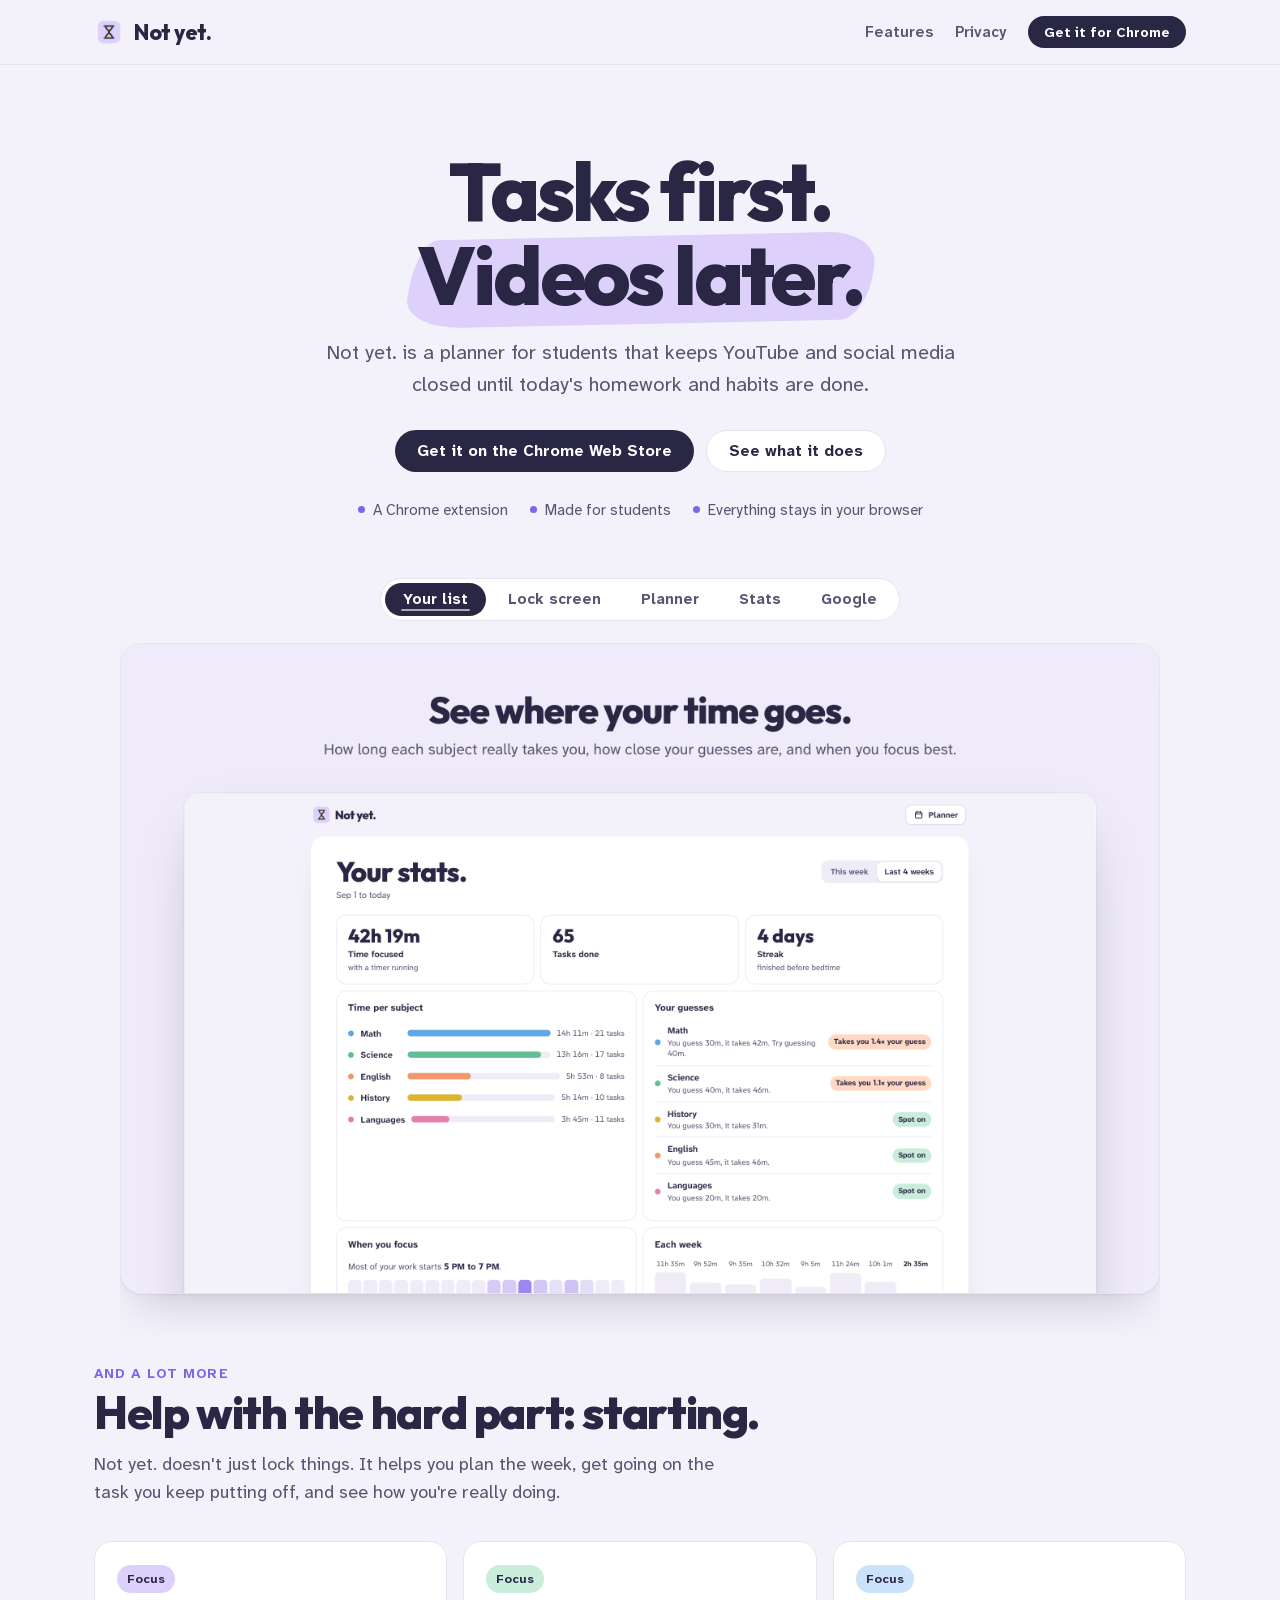
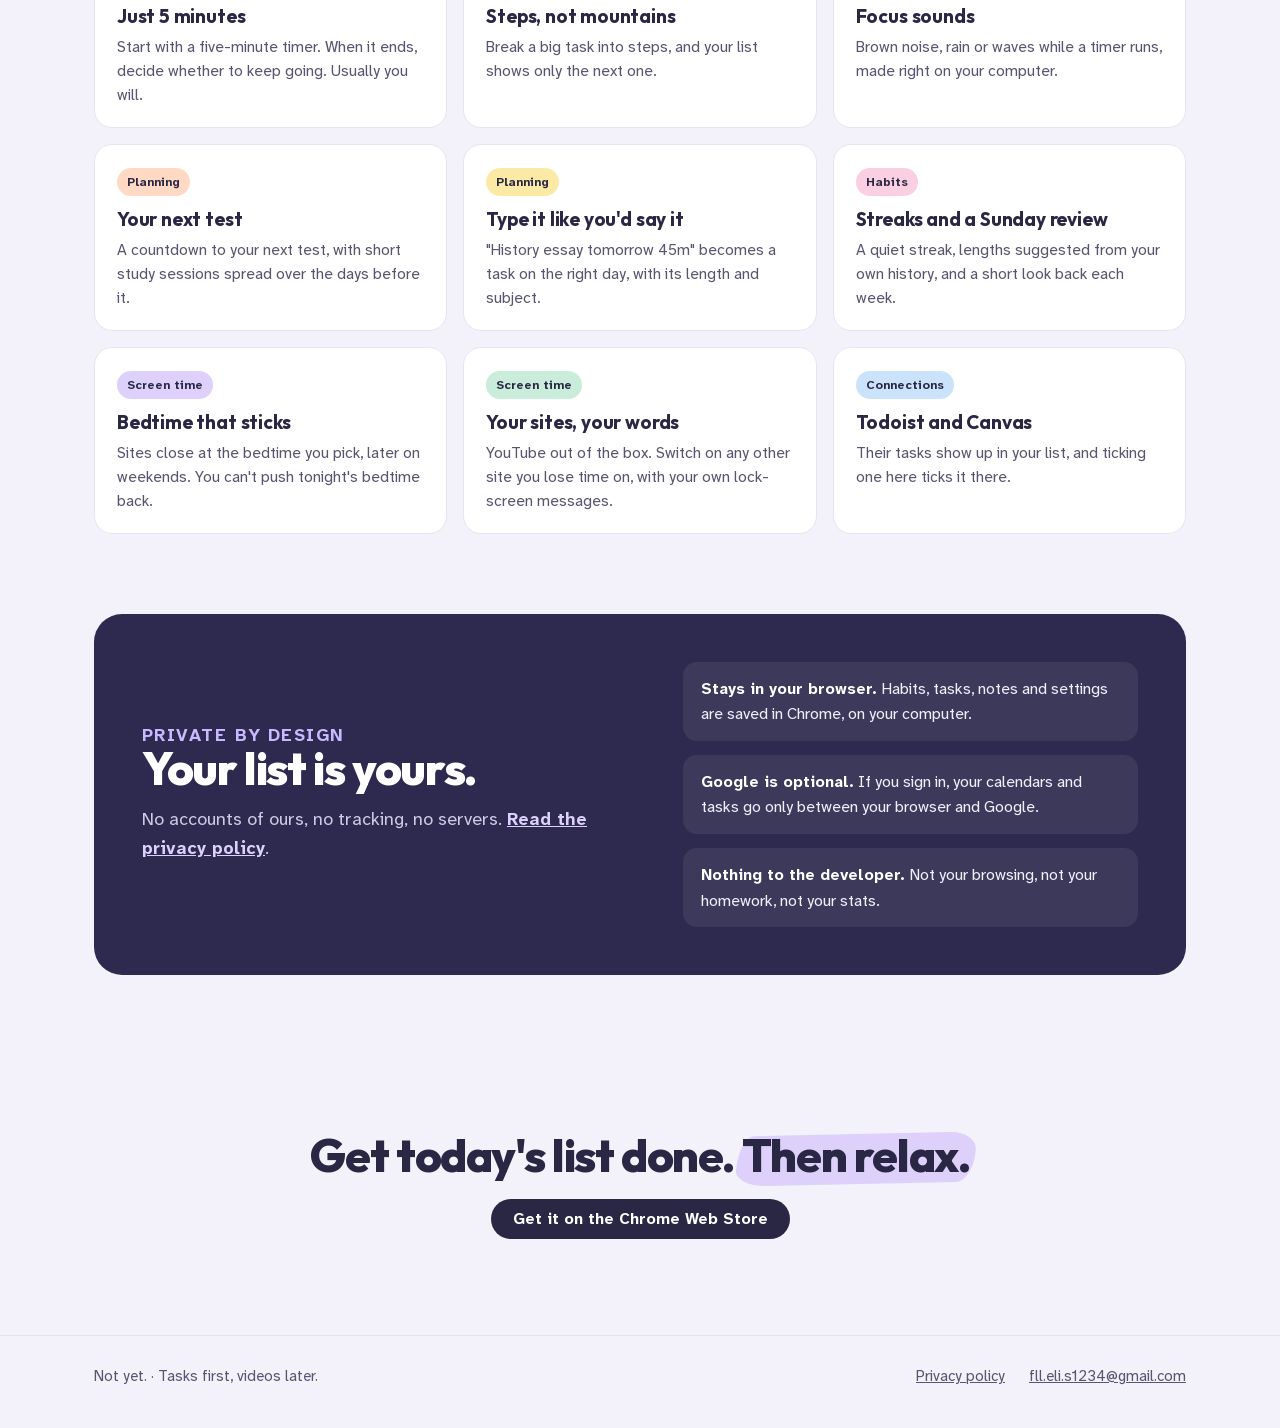
<file: index.html>
<!doctype html>
<html lang="en">
<head>
<meta charset="utf-8">
<meta name="viewport" content="width=device-width, initial-scale=1">
<title>Not yet. Tasks first, videos later</title>
<meta name="description" content="Not yet. is a Chrome extension for students: homework, habits and your calendar in one list, and YouTube stays closed until today's list is done.">
<meta name="color-scheme" content="light dark">
<link rel="icon" href="images/icon.png">
<link rel="stylesheet" href="site.css">
<style>
  /* Hero */
  .hero { padding: 84px 0 56px; text-align: center; }
  .hero h1 { margin: 0 auto 20px; max-width: 13ch; font: 800 clamp(44px, 7vw, 82px)/1.02 var(--display); letter-spacing: -.035em; }
  .hero .lede { margin: 0 auto 30px; max-width: 34em; font-size: 20px; color: var(--ink-2); }
  .ctas { display: flex; justify-content: center; flex-wrap: wrap; gap: 12px; }
  .facts { display: flex; justify-content: center; flex-wrap: wrap; gap: 8px 22px; margin: 26px 0 0; padding: 0; list-style: none; font-size: 15px; color: var(--ink-2); }
  .facts li::before { content: ''; display: inline-block; width: 7px; height: 7px; margin-right: 8px; border-radius: 50%; background: var(--focus); vertical-align: 2px; }

  /* The tour: one store picture at a time, chosen with the tabs (like the app's
     filters). Sized so the tabs and the whole picture fit on the screen together. */
  .shot { margin: 0; border-radius: 22px; overflow: hidden; background: var(--paper); border: 1px solid var(--line);
    box-shadow: 0 1px 2px rgba(42, 39, 69, .06), 0 18px 48px -18px rgba(42, 39, 69, .28); }
  .shot img { display: block; width: 100%; height: auto; }
  .lead-shot { max-width: min(1040px, calc((100svh - var(--bar) - 130px) * 1.6)); margin: 0 auto; }
  /* The photos side by side, one at a time: they slide on by themselves, or swipe them */
  .track { position: relative; display: flex; gap: 28px; overflow-x: auto; scroll-snap-type: x mandatory; scrollbar-width: none;
    overscroll-behavior-x: contain; padding-bottom: 44px; margin-bottom: -44px; }      /* room for the shadow */
  .track::-webkit-scrollbar { display: none; }
  .track > .shot { flex: 0 0 100%; scroll-snap-align: center; scroll-snap-stop: always; }
  /* While the tour plays, the chosen tab fills up until the next photo */
  .tabs button { position: relative; }
  .tabs.playing button[aria-selected="true"]::after { content: ''; position: absolute; left: 16px; right: 16px; bottom: 5px; height: 2px;
    border-radius: 2px; background: currentColor; opacity: .6; transform-origin: left; animation: fill var(--every, 5s) linear forwards; }
  .tabs.playing.paused button[aria-selected="true"]::after { animation-play-state: paused; }
  @keyframes fill { from { transform: scaleX(0); } to { transform: scaleX(1); } }
  .tabs { display: flex; justify-content: center; gap: 4px; width: max-content; max-width: 100%; margin: 0 auto 22px; padding: 4px;
    border-radius: 999px; background: var(--paper); border: 1px solid var(--line); overflow-x: auto; scrollbar-width: none; }
  .tabs button { flex: none; padding: 9px 18px; border: 0; border-radius: 999px; background: none; color: var(--ink-2);
    font: 700 15px/1 var(--text); cursor: pointer; }
  .tabs button:hover { color: var(--ink); }
  .tabs button[aria-selected="true"] { background: var(--primary); color: var(--primary-ink); }
  .tabs button:focus-visible { outline: 3px solid var(--focus); outline-offset: 2px; }

  section { padding: 72px 0; }
  h2 { margin: 0 0 12px; font: 800 clamp(32px, 4.4vw, 46px)/1.08 var(--display); letter-spacing: -.03em; }
  .intro { max-width: 36em; margin: 0 0 34px; color: var(--ink-2); font-size: 18px; }

  /* Everything else */
  .grid { display: grid; grid-template-columns: repeat(3, 1fr); gap: 16px; }
  .card { padding: 22px 22px 20px; border-radius: 18px; background: var(--paper); border: 1px solid var(--line); }
  .card h3 { margin: 0 0 6px; font: 700 19px/1.25 var(--display); letter-spacing: -.01em; }
  .card p { margin: 0; color: var(--ink-2); font-size: 15.5px; line-height: 1.55; }
  .chip { display: inline-block; margin-bottom: 12px; padding: 4px 10px; border-radius: 999px; font-size: 12.5px; font-weight: 700; color: #2a2745; }
  .c-lilac { background: #ddd1fb; } .c-mint { background: #c9edda; } .c-peach { background: #ffd9c4; }
  .c-butter { background: #fbeaa5; } .c-sky { background: #cbe3fa; } .c-pink { background: #f9cfe1; }

  /* Privacy */
  .private { border-radius: 28px; padding: 48px; background: var(--night); color: #f1eefa; display: grid; grid-template-columns: 1.1fr 1fr; gap: 40px; align-items: center; }
  .private h2 { color: #fff; }
  .private p { margin: 0; color: #cfc9e6; font-size: 18px; }
  .private ul { margin: 0; padding: 0; list-style: none; display: grid; gap: 14px; }
  .private li { padding: 14px 18px; border-radius: 14px; background: rgba(255, 255, 255, .07); font-size: 16px; }
  .private li b { color: #fff; }
  .private a { color: #dcd0fd; font-weight: 700; }

  .final { text-align: center; padding: 84px 0 96px; }
  .final h2 { margin-bottom: 18px; }

  @media (max-width: 860px) {
    .grid { grid-template-columns: 1fr 1fr; }
    .private { grid-template-columns: 1fr; padding: 32px; }
  }
  @media (max-width: 640px) {
    .hero { padding: 52px 0 36px; }
    .hero .lede { font-size: 18px; }
    .lead-shot { max-width: none; }
    .grid { grid-template-columns: 1fr; gap: 14px; }
    .tabs { justify-content: flex-start; -webkit-mask-image: linear-gradient(to right, #000 calc(100% - 36px), transparent);
      mask-image: linear-gradient(to right, #000 calc(100% - 36px), transparent); }   /* more tabs to swipe to */
    .tabs button { padding: 9px 14px; font-size: 14px; }
    .shot { border-radius: 14px; }
    section { padding: 52px 0; }
    .private { padding: 26px 20px; border-radius: 20px; }
  }
</style>
</head>
<body>
<header class="bar">
  <div class="wrap">
    <a class="brand" href="./"><img src="images/icon.png" alt="">Not yet.</a>
    <nav aria-label="Site">
      <a href="#features">Features</a>
      <a href="#private">Privacy</a>
      <a class="btn primary sm" href="https://chromewebstore.google.com/detail/not-yet-tasks-first-video/hkajcmaaoajbdafiddahklcnohbkmdmd">Get it for Chrome</a>
    </nav>
  </div>
</header>

<main>
  <div class="hero wrap">
    <h1>Tasks first. <span class="swipe">Videos later.</span></h1>
    <p class="lede">Not yet. is a planner for students that keeps YouTube and social media closed until today's homework and habits are done.</p>
    <div class="ctas">
      <a class="btn primary" href="https://chromewebstore.google.com/detail/not-yet-tasks-first-video/hkajcmaaoajbdafiddahklcnohbkmdmd">Get it on the Chrome Web Store</a>
      <a class="btn quiet" href="#features">See what it does</a>
    </div>
    <ul class="facts">
      <li>A Chrome extension</li>
      <li>Made for students</li>
      <li>Everything stays in your browser</li>
    </ul>
  </div>

  <div class="wrap" id="features">
    <div class="tabs" role="tablist" aria-label="See it" style="--every: 5s">
      <button type="button" role="tab" id="t0" aria-selected="true" aria-controls="s0">Your list</button>
      <button type="button" role="tab" id="t1" aria-selected="false" aria-controls="s1" tabindex="-1">Lock screen</button>
      <button type="button" role="tab" id="t2" aria-selected="false" aria-controls="s2" tabindex="-1">Planner</button>
      <button type="button" role="tab" id="t3" aria-selected="false" aria-controls="s3" tabindex="-1">Stats</button>
      <button type="button" role="tab" id="t4" aria-selected="false" aria-controls="s4" tabindex="-1">Google</button>
    </div>
    <div class="tour lead-shot" aria-roledescription="carousel" aria-label="Not yet., screen by screen">
      <div class="track">
        <figure class="shot" id="s0" role="tabpanel" aria-labelledby="t0"><img src="images/1-popup.png" width="1280" height="800" alt="The Not yet. popup: a month calendar, today's habits and tasks, and how many are left before YouTube opens."></figure>
        <figure class="shot" id="s1" role="tabpanel" aria-labelledby="t1" aria-hidden="true"><img src="images/2-lock.png" width="1280" height="800" alt="The lock screen that shows instead of YouTube, with what's left on today's list and sticky notes."></figure>
        <figure class="shot" id="s2" role="tabpanel" aria-labelledby="t2" aria-hidden="true"><img src="images/3-planner.png" width="1280" height="800" alt="The full planner with the month, today's habits, tasks and calendar, and a countdown to the next test."></figure>
        <figure class="shot" id="s3" role="tabpanel" aria-labelledby="t3" aria-hidden="true"><img src="images/4-stats.png" width="1280" height="800" alt="Stats: time focused, tasks done, time per subject and how close your guesses are."></figure>
        <figure class="shot" id="s4" role="tabpanel" aria-labelledby="t4" aria-hidden="true"><img src="images/5-google.png" width="1280" height="800" alt="Two Google accounts connected, each with its calendars and Google Tasks lists."></figure>
      </div>
    </div>
  </div>

  <section>
    <div class="wrap">
      <p class="eyebrow">And a lot more</p>
      <h2>Help with the hard part: starting.</h2>
      <p class="intro">Not yet. doesn't just lock things. It helps you plan the week, get going on the task you keep putting off, and see how you're really doing.</p>
      <div class="grid">
        <div class="card"><span class="chip c-lilac">Focus</span><h3>Just 5 minutes</h3><p>Start with a five-minute timer. When it ends, decide whether to keep going. Usually you will.</p></div>
        <div class="card"><span class="chip c-mint">Focus</span><h3>Steps, not mountains</h3><p>Break a big task into steps, and your list shows only the next one.</p></div>
        <div class="card"><span class="chip c-sky">Focus</span><h3>Focus sounds</h3><p>Brown noise, rain or waves while a timer runs, made right on your computer.</p></div>
        <div class="card"><span class="chip c-peach">Planning</span><h3>Your next test</h3><p>A countdown to your next test, with short study sessions spread over the days before it.</p></div>
        <div class="card"><span class="chip c-butter">Planning</span><h3>Type it like you'd say it</h3><p>"History essay tomorrow 45m" becomes a task on the right day, with its length and subject.</p></div>
        <div class="card"><span class="chip c-pink">Habits</span><h3>Streaks and a Sunday review</h3><p>A quiet streak, lengths suggested from your own history, and a short look back each week.</p></div>
        <div class="card"><span class="chip c-lilac">Screen time</span><h3>Bedtime that sticks</h3><p>Sites close at the bedtime you pick, later on weekends. You can't push tonight's bedtime back.</p></div>
        <div class="card"><span class="chip c-mint">Screen time</span><h3>Your sites, your words</h3><p>YouTube out of the box. Switch on any other site you lose time on, with your own lock-screen messages.</p></div>
        <div class="card"><span class="chip c-sky">Connections</span><h3>Todoist and Canvas</h3><p>Their tasks show up in your list, and ticking one here ticks it there.</p></div>
      </div>
    </div>
  </section>

  <section id="private" style="padding-top: 8px">
    <div class="wrap">
      <div class="private">
        <div>
          <p class="eyebrow" style="color:#c9b9ff">Private by design</p>
          <h2>Your list is yours.</h2>
          <p>No accounts of ours, no tracking, no servers. <a href="privacy.html">Read the privacy policy</a>.</p>
        </div>
        <ul>
          <li><b>Stays in your browser.</b> Habits, tasks, notes and settings are saved in Chrome, on your computer.</li>
          <li><b>Google is optional.</b> If you sign in, your calendars and tasks go only between your browser and Google.</li>
          <li><b>Nothing to the developer.</b> Not your browsing, not your homework, not your stats.</li>
        </ul>
      </div>
    </div>
  </section>

  <div class="final wrap">
    <h2>Get today's list done. <span class="swipe">Then relax.</span></h2>
    <a class="btn primary" href="https://chromewebstore.google.com/detail/not-yet-tasks-first-video/hkajcmaaoajbdafiddahklcnohbkmdmd">Get it on the Chrome Web Store</a>
  </div>
</main>

<footer class="site-foot">
  <div class="wrap">
    <span>Not yet. · Tasks first, videos later.</span>
    <a href="privacy.html">Privacy policy</a>
    <a href="mailto:fll.eli.s1234@gmail.com">fll.eli.s1234@gmail.com</a>
  </div>
</footer>
<script>
  // The tour: the photos slide on by themselves every few seconds (the chosen
  // tab fills up until the next one). It waits while the pointer or focus is on
  // it, while it's off screen and while the page is hidden, and stops for good
  // once someone picks a photo, swipes, or uses the arrow keys. With reduced
  // motion it doesn't play at all.
  const tablist = document.querySelector('.tabs'), tabs = [...tablist.querySelectorAll('[role="tab"]')];
  const tour = document.querySelector('.tour'), track = tour.querySelector('.track'), slides = [...track.children];
  const reduce = matchMedia('(prefers-reduced-motion: reduce)').matches;
  let cur = 0, playing = !reduce;
  tablist.classList.toggle('playing', playing);

  function go(i, { fromScroll = false, focus = false } = {}) {
    cur = (i + slides.length) % slides.length;
    tabs.forEach((t, k) => { t.setAttribute('aria-selected', k === cur); t.tabIndex = k === cur ? 0 : -1; });
    slides.forEach((sl, k) => sl.toggleAttribute('aria-hidden', k !== cur));
    if (!fromScroll) track.scrollTo({ left: slides[cur].offsetLeft, behavior: reduce ? 'auto' : 'smooth' });
    if (focus) tabs[cur].focus({ preventScroll: true });
    const t = tabs[cur];                                          // on a phone, only the row of tabs slides
    tablist.scrollTo({ left: t.offsetLeft - (tablist.clientWidth - t.offsetWidth) / 2, behavior: reduce ? 'auto' : 'smooth' });
  }
  function stop() { playing = false; tablist.classList.remove('playing'); }

  tabs.forEach((t, i) => {
    t.addEventListener('click', () => { stop(); go(i); });
    t.addEventListener('keydown', e => {
      const step = { ArrowRight: 1, ArrowLeft: -1 }[e.key];
      if (step) { e.preventDefault(); stop(); go(cur + step, { focus: true }); }
    });
  });
  // The tab's fill running out is the cue for the next photo
  tablist.addEventListener('animationend', e => { if (playing && e.animationName === 'fill') go(cur + 1); });

  // Swiping (or a sideways trackpad scroll) moves the tabs along, and stops the tour
  ['pointerdown', 'wheel', 'touchstart'].forEach(ev => track.addEventListener(ev, stop, { passive: true }));
  let settle;
  track.addEventListener('scroll', () => {
    clearTimeout(settle);
    settle = setTimeout(() => {
      const i = Math.round(track.scrollLeft / (slides[1].offsetLeft - slides[0].offsetLeft));
      if (i !== cur) go(i, { fromScroll: true });
    }, 120);
  });

  // Waiting: under the pointer, with focus inside, off screen, or the page hidden
  const holds = new Set();
  const hold = (why, on) => { if (on) holds.add(why); else holds.delete(why); tablist.classList.toggle('paused', holds.size > 0); };
  for (const [name, el] of [['tour', tour], ['tabs', tablist]]) {
    el.addEventListener('pointerenter', e => { if (e.pointerType === 'mouse') hold(name, true); });
    el.addEventListener('pointerleave', () => hold(name, false));
  }
  const area = document.getElementById('features');
  area.addEventListener('focusin', () => hold('focus', true));
  area.addEventListener('focusout', e => { if (!area.contains(e.relatedTarget)) hold('focus', false); });
  document.addEventListener('visibilitychange', () => hold('hidden', document.hidden));
  new IntersectionObserver(([e]) => hold('away', !e.isIntersecting), { threshold: 0.5 }).observe(tour);
  window.addEventListener('resize', () => track.scrollTo({ left: slides[cur].offsetLeft }));
</script>
</body>
</html>
</file>
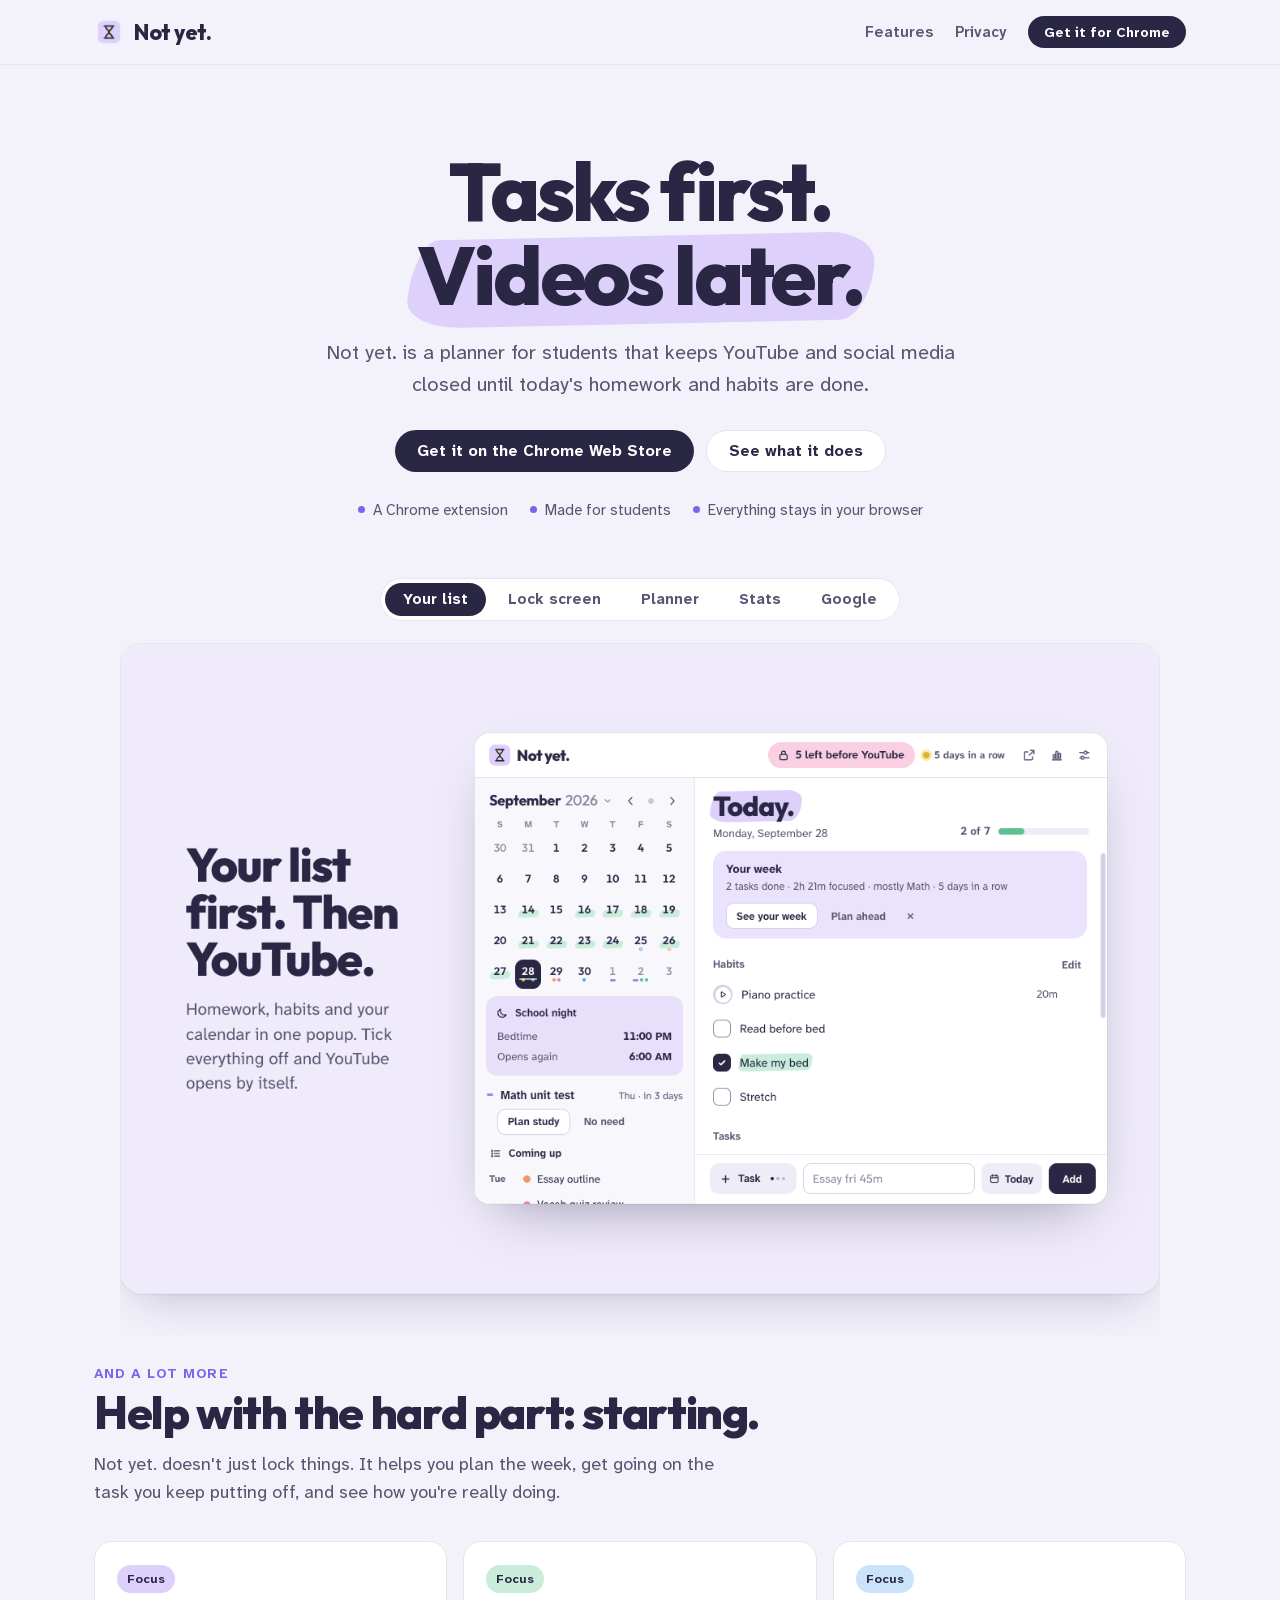
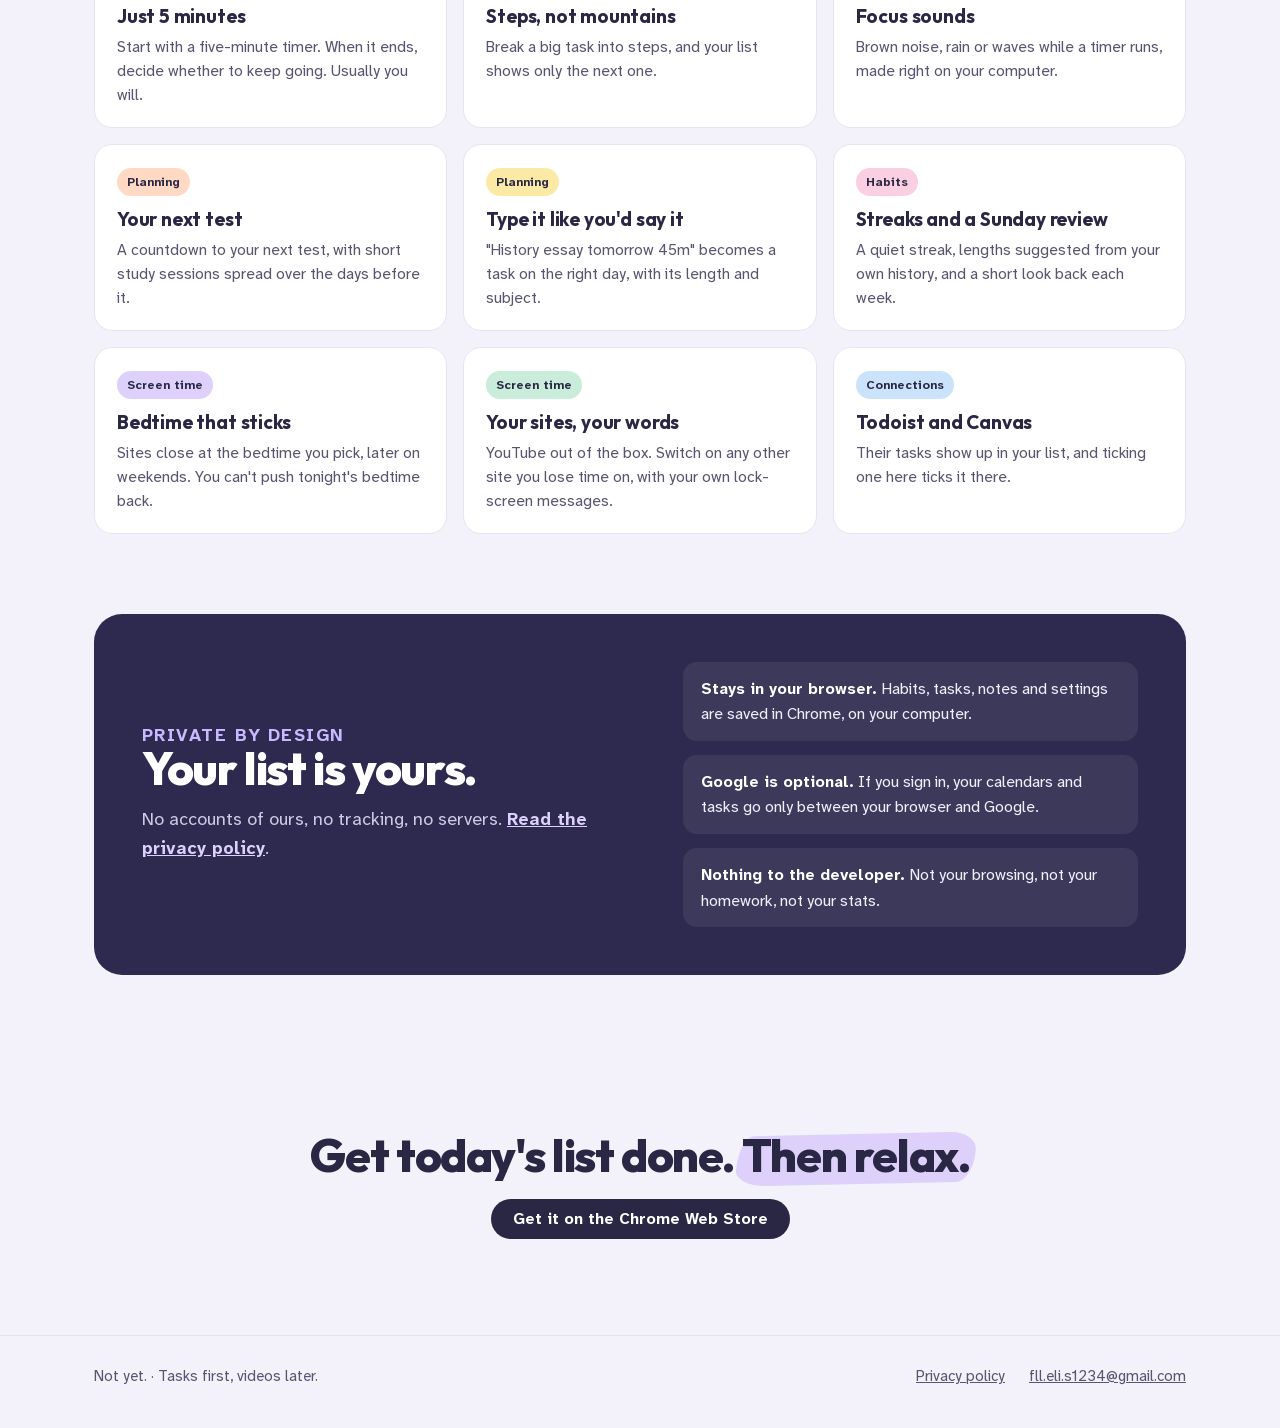
<file: home.html>
<!doctype html>
<html lang="en">
<head>
<meta charset="utf-8">
<title>Not yet.</title>
<meta http-equiv="refresh" content="0; url=./">
<link rel="canonical" href="./">
</head>
<body>
<p>Not yet.'s home page has moved to <a href="./">elis13.github.io/NotYet./</a>.</p>
</body>
</html>
</file>
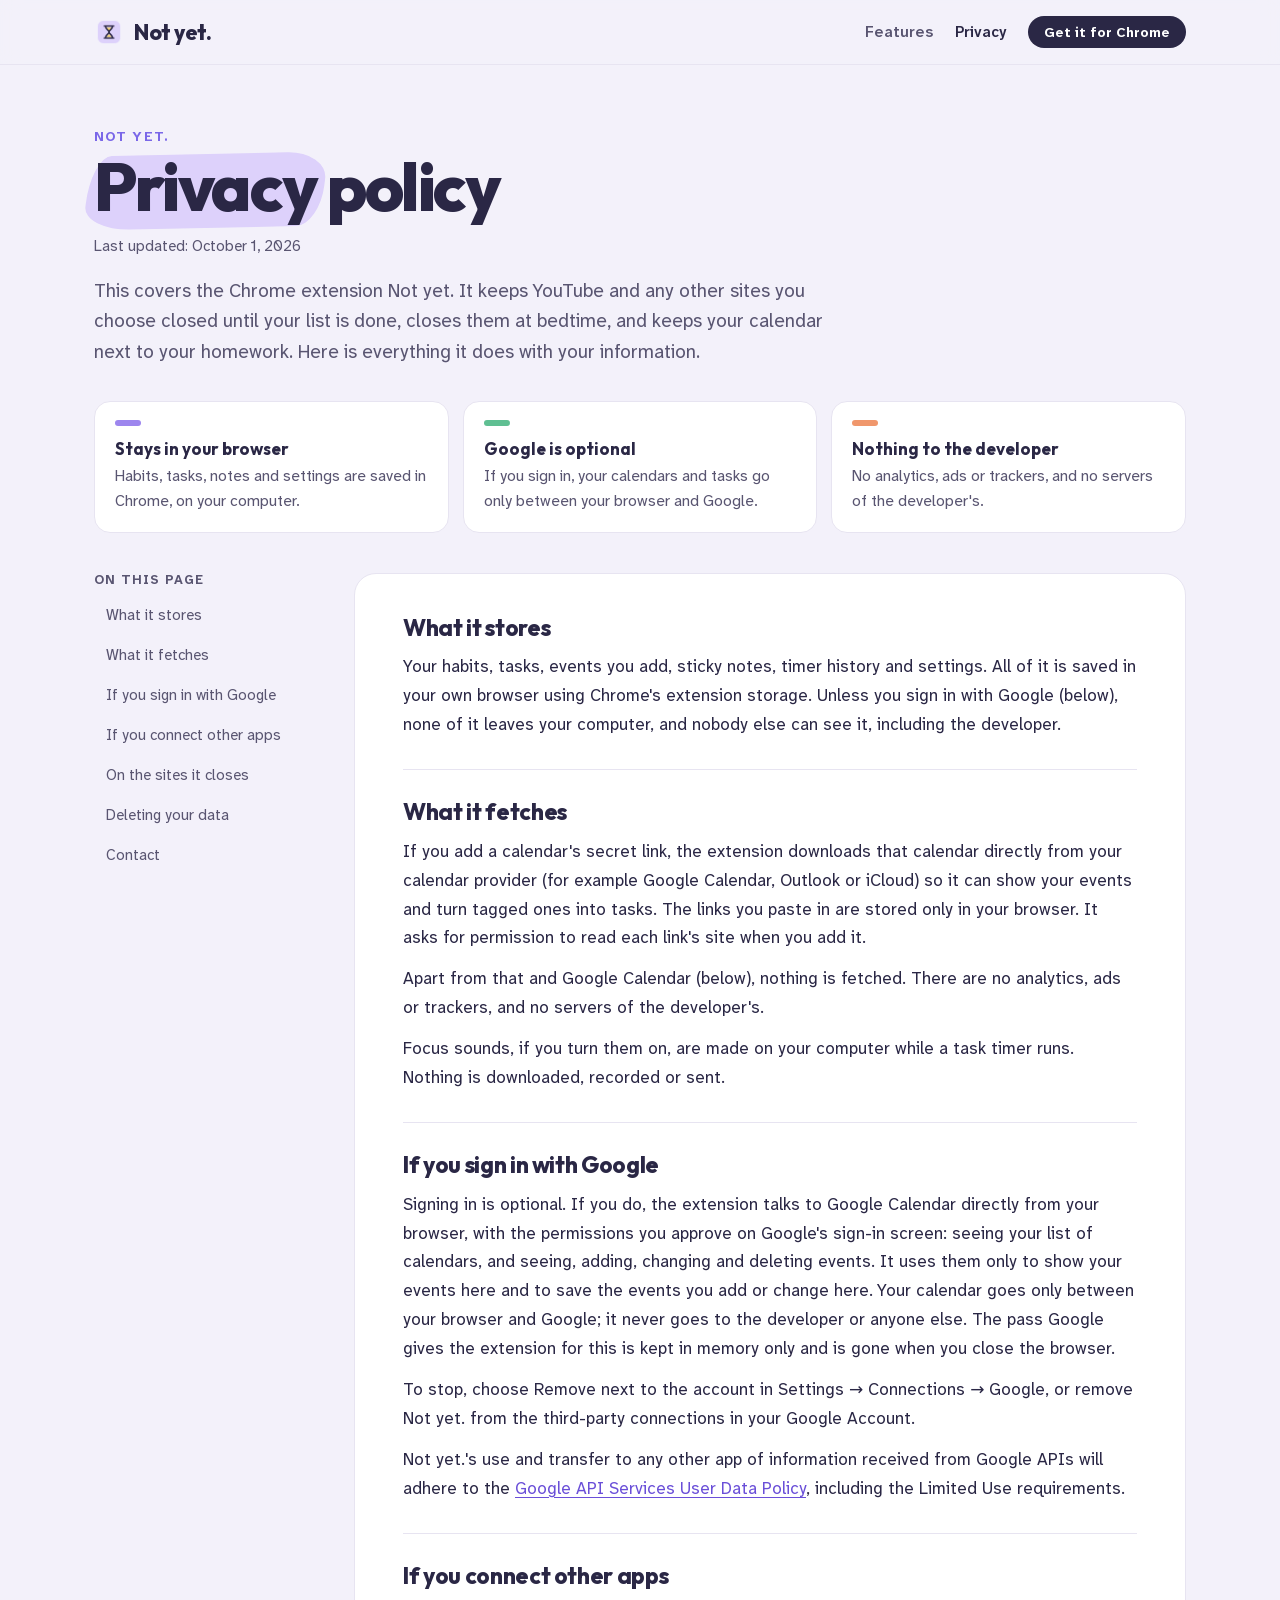
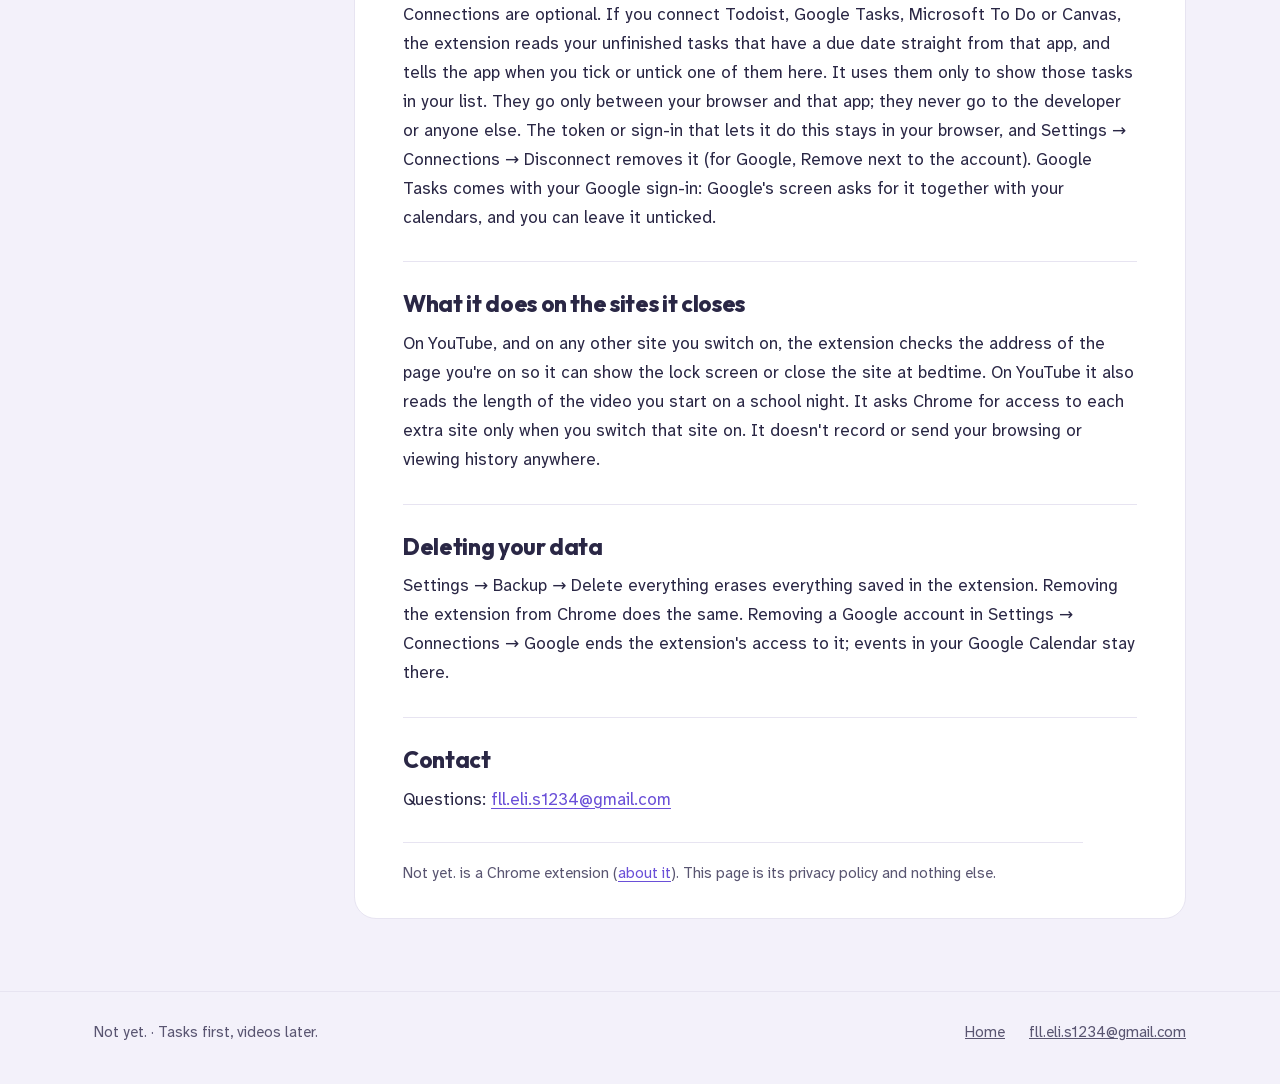
<file: privacy.html>
<!doctype html>
<html lang="en">
<head>
<meta charset="utf-8">
<meta name="viewport" content="width=device-width, initial-scale=1">
<title>Not yet. Privacy policy</title>
<meta name="description" content="What the Not yet. Chrome extension does with your information: it keeps everything in your own browser.">
<meta name="color-scheme" content="light dark">
<link rel="icon" href="images/icon.png">
<link rel="stylesheet" href="site.css">
<style>
  .head { padding: 64px 0 34px; }
  .head h1 { margin: 0 0 12px; font: 800 clamp(42px, 6vw, 68px)/1.04 var(--display); letter-spacing: -.035em; }
  .updated { margin: 0 0 18px; color: var(--ink-2); font-size: 15px; }
  .head .lede { max-width: 40em; margin: 0; font-size: 19px; color: var(--ink-2); }

  /* The short version */
  .short { display: grid; grid-template-columns: repeat(3, 1fr); gap: 14px; margin: 0 0 40px; padding: 0; list-style: none; }
  .short li { padding: 18px 20px; border-radius: 16px; background: var(--paper); border: 1px solid var(--line); font-size: 15.5px; color: var(--ink-2); }
  .short b { display: block; margin-bottom: 4px; font: 700 17px/1.3 var(--display); color: var(--ink); }
  .short li::before { content: ''; display: block; width: 26px; height: 6px; margin-bottom: 12px; border-radius: 99px; background: var(--c); }

  /* The policy: a list of its parts beside it on a wide screen */
  .layout { display: grid; grid-template-columns: 220px 1fr; gap: 40px; align-items: start; padding-bottom: 72px; }
  .toc { position: sticky; top: calc(var(--bar) + 24px); }
  .toc p { margin: 0 0 10px; font: 700 13px/1 var(--text); letter-spacing: .08em; text-transform: uppercase; color: var(--ink-2); }
  .toc ol { margin: 0; padding: 0; list-style: none; display: grid; gap: 2px; }
  .toc a { display: block; padding: 7px 12px; border-radius: 10px; text-decoration: none; font-size: 15px; color: var(--ink-2); }
  .toc a:hover { background: var(--paper); color: var(--ink); }
  .policy { padding: 40px 48px 32px; border-radius: 22px; background: var(--paper); border: 1px solid var(--line); }
  .policy section + section { margin-top: 30px; padding-top: 28px; border-top: 1px solid var(--line); }
  .policy h2 { margin: 0 0 10px; font: 750 23px/1.25 var(--display); letter-spacing: -.015em; }
  .policy p { margin: 0 0 12px; max-width: 68ch; line-height: 1.7; }
  .policy p:last-child { margin-bottom: 0; }
  .policy a { color: var(--link); text-underline-offset: 3px; }
  .policy .note { margin: 28px 0 0; padding-top: 18px; border-top: 1px solid var(--line); color: var(--ink-2); font-size: 15px; }

  @media (max-width: 900px) {
    .layout { grid-template-columns: 1fr; }
    .toc { display: none; }
    .short { grid-template-columns: 1fr; }
  }
  @media (max-width: 640px) {
    .head { padding: 40px 0 26px; }
    .head .lede { font-size: 17px; }
    .policy { padding: 26px 20px 22px; border-radius: 18px; }
    .policy h2 { font-size: 21px; }
  }
</style>
</head>
<body>
<header class="bar">
  <div class="wrap">
    <a class="brand" href="./"><img src="images/icon.png" alt="">Not yet.</a>
    <nav aria-label="Site">
      <a href="./#features">Features</a>
      <a href="privacy.html" aria-current="page">Privacy</a>
      <a class="btn primary sm" href="https://chromewebstore.google.com/detail/not-yet-tasks-first-video/hkajcmaaoajbdafiddahklcnohbkmdmd">Get it for Chrome</a>
    </nav>
  </div>
</header>

<main class="wrap">
  <div class="head">
    <p class="eyebrow">Not yet.</p>
    <h1><span class="swipe">Privacy</span> policy</h1>
    <p class="updated">Last updated: October 1, 2026</p>
    <p class="lede">This covers the Chrome extension Not yet. It keeps YouTube and any other sites you choose closed until your list is done, closes them at bedtime, and keeps your calendar next to your homework. Here is everything it does with your information.</p>
  </div>

  <ul class="short" aria-label="The short version">
    <li style="--c:#9d86ee"><b>Stays in your browser</b>Habits, tasks, notes and settings are saved in Chrome, on your computer.</li>
    <li style="--c:#5fbf92"><b>Google is optional</b>If you sign in, your calendars and tasks go only between your browser and Google.</li>
    <li style="--c:#f0976c"><b>Nothing to the developer</b>No analytics, ads or trackers, and no servers of the developer's.</li>
  </ul>

  <div class="layout">
    <nav class="toc" aria-label="On this page">
      <p>On this page</p>
      <ol>
        <li><a href="#stores">What it stores</a></li>
        <li><a href="#fetches">What it fetches</a></li>
        <li><a href="#google">If you sign in with Google</a></li>
        <li><a href="#apps">If you connect other apps</a></li>
        <li><a href="#sites">On the sites it closes</a></li>
        <li><a href="#deleting">Deleting your data</a></li>
        <li><a href="#contact">Contact</a></li>
      </ol>
    </nav>

    <article class="policy">
      <section id="stores">
        <h2>What it stores</h2>
        <p>Your habits, tasks, events you add, sticky notes, timer history and settings. All of it is saved in your own browser using Chrome's extension storage. Unless you sign in with Google (below), none of it leaves your computer, and nobody else can see it, including the developer.</p>
      </section>

      <section id="fetches">
        <h2>What it fetches</h2>
        <p>If you add a calendar's secret link, the extension downloads that calendar directly from your calendar provider (for example Google Calendar, Outlook or iCloud) so it can show your events and turn tagged ones into tasks. The links you paste in are stored only in your browser. It asks for permission to read each link's site when you add it.</p>
        <p>Apart from that and Google Calendar (below), nothing is fetched. There are no analytics, ads or trackers, and no servers of the developer's.</p>
        <p>Focus sounds, if you turn them on, are made on your computer while a task timer runs. Nothing is downloaded, recorded or sent.</p>
      </section>

      <section id="google">
        <h2>If you sign in with Google</h2>
        <p>Signing in is optional. If you do, the extension talks to Google Calendar directly from your browser, with the permissions you approve on Google's sign-in screen: seeing your list of calendars, and seeing, adding, changing and deleting events. It uses them only to show your events here and to save the events you add or change here. Your calendar goes only between your browser and Google; it never goes to the developer or anyone else. The pass Google gives the extension for this is kept in memory only and is gone when you close the browser.</p>
        <p>To stop, choose Remove next to the account in Settings → Connections → Google, or remove Not yet. from the third-party connections in your Google Account.</p>
        <p>Not yet.'s use and transfer to any other app of information received from Google APIs will adhere to the <a href="https://developers.google.com/terms/api-services-user-data-policy" target="_blank" rel="noopener">Google API Services User Data Policy</a>, including the Limited Use requirements.</p>
      </section>

      <section id="apps">
        <h2>If you connect other apps</h2>
        <p>Connections are optional. If you connect Todoist, Google Tasks, Microsoft To Do or Canvas, the extension reads your unfinished tasks that have a due date straight from that app, and tells the app when you tick or untick one of them here. It uses them only to show those tasks in your list. They go only between your browser and that app; they never go to the developer or anyone else. The token or sign-in that lets it do this stays in your browser, and Settings → Connections → Disconnect removes it (for Google, Remove next to the account). Google Tasks comes with your Google sign-in: Google's screen asks for it together with your calendars, and you can leave it unticked.</p>
      </section>

      <section id="sites">
        <h2>What it does on the sites it closes</h2>
        <p>On YouTube, and on any other site you switch on, the extension checks the address of the page you're on so it can show the lock screen or close the site at bedtime. On YouTube it also reads the length of the video you start on a school night. It asks Chrome for access to each extra site only when you switch that site on. It doesn't record or send your browsing or viewing history anywhere.</p>
      </section>

      <section id="deleting">
        <h2>Deleting your data</h2>
        <p>Settings → Backup → Delete everything erases everything saved in the extension. Removing the extension from Chrome does the same. Removing a Google account in Settings → Connections → Google ends the extension's access to it; events in your Google Calendar stay there.</p>
      </section>

      <section id="contact">
        <h2>Contact</h2>
        <p>Questions: <a href="mailto:fll.eli.s1234@gmail.com">fll.eli.s1234@gmail.com</a></p>
      </section>
      <p class="note">Not yet. is a Chrome extension (<a href="./">about it</a>). This page is its privacy policy and nothing else.</p>
    </article>
  </div>
</main>

<footer class="site-foot">
  <div class="wrap">
    <span>Not yet. · Tasks first, videos later.</span>
    <a href="./">Home</a>
    <a href="mailto:fll.eli.s1234@gmail.com">fll.eli.s1234@gmail.com</a>
  </div>
</footer>
</body>
</html>
</file>
<file: site.css>
/* site.css — what every page of the Not yet. site shares: the app's own fonts
   and colours (served from this site, so no outside requests), the top bar,
   buttons and the footer. */
@font-face { font-family: 'Outfit'; font-weight: 100 900; font-display: swap; src: url('fonts/outfit-latin.woff2') format('woff2'); }
@font-face { font-family: 'Atkinson Hyperlegible Next'; font-weight: 200 800; font-display: swap; src: url('fonts/atkinson-next-latin.woff2') format('woff2'); }
:root {
  color-scheme: light dark;
  --desk:    light-dark(#f3f1fa, #14131c);
  --paper:   light-dark(#ffffff, #1d1c28);
  --paper-2: light-dark(#f8f7fc, #232230);
  --ink:     light-dark(#2a2745, #f1eefa);
  --ink-2:   light-dark(#595571, #bab5d0);
  --line:    light-dark(#e7e4f1, #2f2d41);
  --focus:   light-dark(#7a67e8, #b5a8ff);
  --link:    light-dark(#6a4fd8, #c9b9ff);
  --hl:      light-dark(#ddd1fb, rgba(190, 170, 255, .34));
  --night:   #2e2a4f;
  --primary: light-dark(#2a2745, #dcd0fd);
  --primary-ink: light-dark(#ffffff, #231f3d);
  --display: 'Outfit', ui-sans-serif, system-ui, sans-serif;
  --text: 'Atkinson Hyperlegible Next', ui-sans-serif, system-ui, -apple-system, 'Segoe UI', sans-serif;
  --bar: 64px;                                       /* the sticky top bar */
}
* { box-sizing: border-box; }
html { scroll-behavior: smooth; }
/* A link to a part of the page lands below the top bar, not under it */
[id] { scroll-margin-top: calc(var(--bar) + 20px); }
body { margin: 0; background: var(--desk); color: var(--ink); font: 17px/1.6 var(--text); -webkit-font-smoothing: antialiased; }
a { color: inherit; }
a:focus-visible, .btn:focus-visible { outline: 3px solid var(--focus); outline-offset: 3px; border-radius: 999px; }
.wrap { max-width: 1140px; margin: 0 auto; padding: 0 24px; }

/* The highlighter stroke the app draws behind words */
.swipe { position: relative; z-index: 0; white-space: nowrap; }
.swipe::before {
  content: ''; position: absolute; z-index: -1; left: -.1em; right: -.12em; top: .16em; bottom: .02em;
  background: var(--hl); border-radius: .3em .6em .35em .7em / .7em .4em .6em .35em; transform: rotate(-1.2deg) skewX(-8deg);
}
.eyebrow { margin: 0 0 8px; font: 700 14px/1 var(--text); letter-spacing: .08em; text-transform: uppercase; color: var(--focus); }

/* Top bar */
.bar { position: sticky; top: 0; z-index: 10; background: color-mix(in srgb, var(--desk) 86%, transparent); backdrop-filter: blur(10px); border-bottom: 1px solid var(--line); }
.bar .wrap { display: flex; align-items: center; gap: 22px; height: var(--bar); }
.brand { display: flex; align-items: center; gap: 10px; text-decoration: none; font: 800 21px/1 var(--display); letter-spacing: -.02em; }
.brand img { width: 30px; height: 30px; border-radius: 8px; }
.bar nav { margin-left: auto; display: flex; align-items: center; gap: 22px; font-size: 15px; font-weight: 600; }
.bar nav a:not(.btn) { text-decoration: none; color: var(--ink-2); }
.bar nav a:not(.btn):hover, .bar nav a[aria-current="page"] { color: var(--ink); }

.btn { display: inline-flex; align-items: center; gap: 8px; padding: 12px 22px; border-radius: 999px; font: 700 16px/1 var(--text); text-decoration: none; white-space: nowrap; }
.btn.primary { background: var(--primary); color: var(--primary-ink); }
.btn.primary:hover { filter: brightness(1.12); }
.btn.quiet { background: var(--paper); border: 1px solid var(--line); }
.btn.sm { padding: 9px 16px; font-size: 14px; }

.site-foot { border-top: 1px solid var(--line); padding: 28px 0 40px; color: var(--ink-2); font-size: 15px; }
.site-foot .wrap { display: flex; flex-wrap: wrap; gap: 10px 24px; align-items: center; }
.site-foot .wrap > :first-child { margin-right: auto; }

@media (max-width: 640px) {
  .wrap { padding: 0 16px; }
  .bar nav a:not(.btn) { display: none; }
}
</file>
